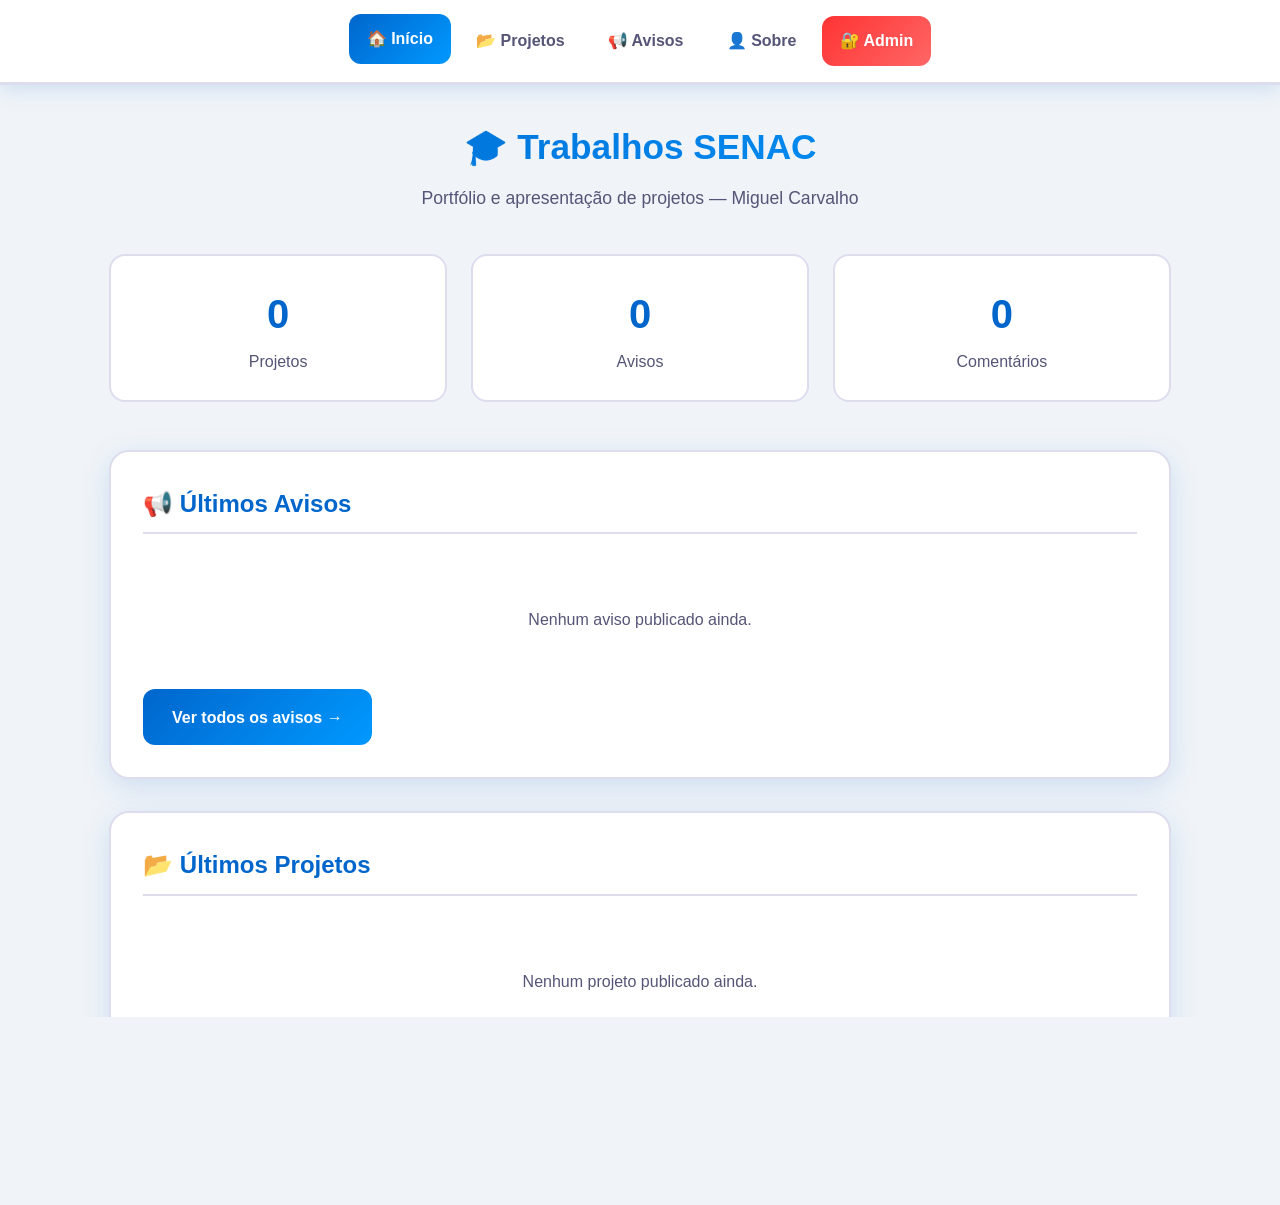
<file: index.html>
<!DOCTYPE html>
<html lang="pt-BR">
<head>
    <meta charset="UTF-8">
    <meta name="viewport" content="width=device-width, initial-scale=1.0">
    <title>Início | Trabalhos SENAC — Miguel Carvalho</title>
    <link rel="stylesheet" href="estilo.css">
</head>
<body>

    <header>
        <nav class="menu">
            <a href="index.html" class="link-ativo">🏠 Início</a>
            <a href="projetos.html">📂 Projetos</a>
            <a href="avisos.html">📢 Avisos</a>
            <a href="sobre.html">👤 Sobre</a>
            <a href="#" onclick="abrirLogin(); return false;" class="botao-adm">🔐 Admin</a>
        </nav>
    </header>

    <main>
        <section class="boas-vindas">
            <h1>🎓 Trabalhos SENAC</h1>
            <p class="subtitulo">Portfólio e apresentação de projetos — Miguel Carvalho</p>
            <div class="destaques">
                <div class="card-destaque">
                    <span class="numero" id="qtd-projetos">0</span>
                    <span class="rotulo">Projetos</span>
                </div>
                <div class="card-destaque">
                    <span class="numero" id="qtd-avisos">0</span>
                    <span class="rotulo">Avisos</span>
                </div>
                <div class="card-destaque">
                    <span class="numero" id="qtd-comentarios">0</span>
                    <span class="rotulo">Comentários</span>
                </div>
            </div>
        </section>

        <section class="card">
            <h2>📢 Últimos Avisos</h2>
            <div id="lista-avisos"></div>
            <a href="avisos.html" class="botao">Ver todos os avisos →</a>
        </section>

        <section class="card">
            <h2>📂 Últimos Projetos</h2>
            <div id="lista-projetos"></div>
            <a href="projetos.html" class="botao">Ver todos os projetos →</a>
        </section>
    </main>

    <div id="loginTela" class="tela-login">
        <div class="caixa-login">
            <button class="fechar" onclick="fecharLogin()">&times;</button>
            <h3>🔐 Acesso Administrativo</h3>
            <input type="email" id="email" placeholder="📧 Seu e-mail">
            <input type="password" id="senha" placeholder="🔑 Senha">
            <button onclick="entrar()" class="botao-entrar">Entrar</button>
        </div>
    </div>

    <script>
        const EMAIL_DONO = "miguelzx999carvalho@gmail.com";
        const SENHA_DONO = "1029384756SENAC";

        function abrirLogin() { document.getElementById('loginTela').style.display = 'flex'; }
        function fecharLogin() { document.getElementById('loginTela').style.display = 'none'; }
        function entrar() {
            const e = document.getElementById('email').value;
            const s = document.getElementById('senha').value;
            if (e === EMAIL_DONO && s === SENHA_DONO) {
                localStorage.setItem('logado', 'SIM');
                alert('✅ Bem-vindo, Miguel! Painel aberto.');
                fecharLogin();
                window.location.href = 'painel.html';
            } else { alert('❌ E-mail ou senha incorretos!'); }
        }

        function carregarPagina() {
            const projetos = JSON.parse(localStorage.getItem('projetos') || '[]');
            const avisos = JSON.parse(localStorage.getItem('avisos') || '[]');
            const comentarios = JSON.parse(localStorage.getItem('comentarios') || '[]');

            document.getElementById('qtd-projetos').textContent = projetos.length;
            document.getElementById('qtd-avisos').textContent = avisos.length;
            document.getElementById('qtd-comentarios').textContent = comentarios.length;

            const listaAvisos = document.getElementById('lista-avisos');
            listaAvisos.innerHTML = avisos.length === 0
                ? '<p class="vazio">Nenhum aviso publicado ainda.</p>'
                : avisos.slice(-2).reverse().map(a => `
                    <div class="item-card">
                        <h4>📢 ${a.titulo}</h4>
                        <p>${a.texto.length > 100 ? a.texto.substring(0,100)+'...' : a.texto}</p>
                        <small>📅 ${a.data} · <a href="avisos.html#aviso-${a.id}">Ver e comentar 💬</a></small>
                    </div>`).join('');

            const listaProj = document.getElementById('lista-projetos');
            listaProj.innerHTML = projetos.length === 0
                ? '<p class="vazio">Nenhum projeto publicado ainda.</p>'
                : projetos.slice(-3).reverse().map(p => `
                    <div class="item-card">
                        <span class="etiqueta">${p.secao}</span>
                        <h4>${p.titulo}</h4>
                        <p>${p.descricao || 'Sem descrição'}</p>
                        <a href="${p.link}" target="_blank" class="link-externo">🔗 Abrir →</a>
                        <small>💬 ${(comentarios.filter(c=>c.alvoId===p.id && c.tipo==='projeto')).length} comentários</small>
                    </div>`).join('');
        }
        carregarPagina();
    </script>

</body>
</html>
</file>
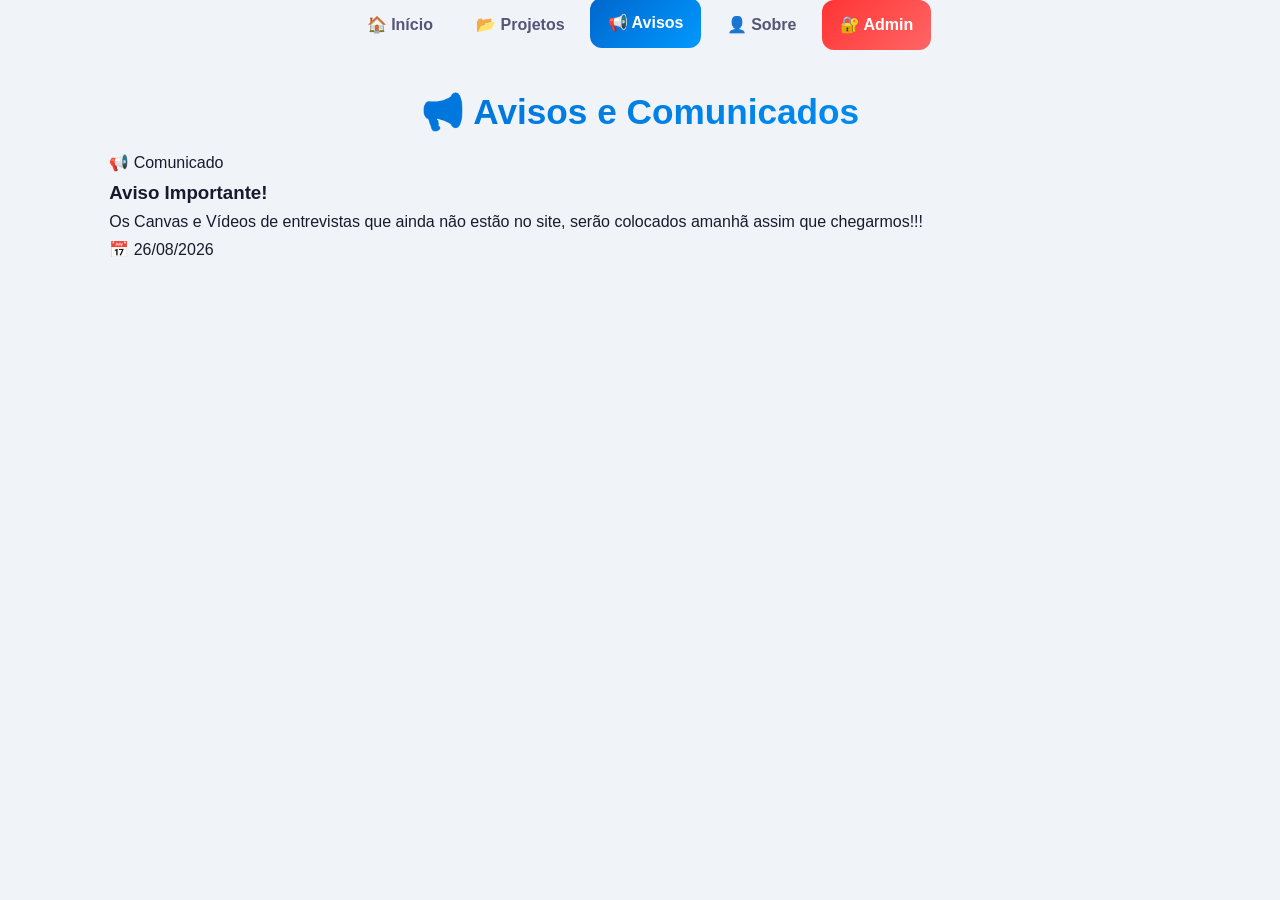
<file: avisos.html>
<!DOCTYPE html>
<html lang="pt-BR">
<head>
    <meta charset="UTF-8">
    <meta name="viewport" content="width=device-width, initial-scale=1.0">
    <title>Avisos — Trabalhos SENAC | Dev Zareth</title>
    <link rel="stylesheet" href="estilo.css">
    <link rel="icon" href="data:image/svg+xml,<svg xmlns='http://www.w3.org/2000/svg' viewBox='0 0 100 100'><text y='.9em' font-size='90'>📢</text></svg>">
</head>
<body>

    <nav class="menu">
        <a href="index.html">🏠 Início</a>
        <a href="projetos.html">📂 Projetos</a>
        <a href="avisos.html" class="link-ativo">📢 Avisos</a>
        <a href="sobre.html">👤 Sobre</a>
        <a href="#" onclick="abrirLogin(); return false;" class="botao-adm">🔐 Admin</a>
    </nav>

    <main class="conteudo">
        <h1>📢 Avisos e Comunicados</h1>

        <!-- ✅ AVISOS FIXOS — NUNCA MAIS SOMEM! -->
        <div class="avisos-lista">

            <!-- 📢 SEU AVISO PRONTO -->
            <div class="aviso-card destaque">
                <span class="aviso-tipo">📢 Comunicado</span>
                <h3>Aviso Importante!</h3>
                <p>Os Canvas e Vídeos de entrevistas que ainda não estão no site, serão colocados amanhã assim que chegarmos!!!</p>
                <div class="data-aviso">📅 26/08/2026</div>
            </div>

            <!-- 👇 ADICIONE MAIS AVISOS AQUI SEGUINDO O MESMO MODELO:
            <div class="aviso-card">
                <span class="aviso-tipo">ℹ️ Informação</span>
                <h3>Título do aviso</h3>
                <p>Texto do aviso aqui...</p>
                <div class="data-aviso">📅 DD/MM/AAAA</div>
            </div>
            -->

        </div>
    </main>

    <!-- TELA DE LOGIN (igual ao dos projetos) -->
    <div id="loginTela" class="tela-login">
        <div class="caixa-login">
            <button class="fechar" onclick="fecharLogin()">&times;</button>
            <h3>🔐 Acesso Administrativo</h3>
            <input type="email" id="email" placeholder="📧 Seu e-mail">
            <input type="password" id="senha" placeholder="🔑 Senha">
            <button onclick="entrar()" class="botao-entrar">Entrar</button>
        </div>
    </div>

    <script>
        // DADOS DE ACESSO — IGUAL AO SEU
        const EMAIL_DONO = "miguelzx999carvalho@gmail.com";
        const SENHA_DONO = "1029384756SENAC";

        function abrirLogin() { document.getElementById('loginTela').style.display = 'flex'; }
        function fecharLogin() { document.getElementById('loginTela').style.display = 'none'; }
        
        function entrar() {
            const e = document.getElementById('email').value;
            const s = document.getElementById('senha').value;
            if (e === EMAIL_DONO && s === SENHA_DONO) {
                localStorage.setItem('logado', 'SIM');
                alert('✅ Bem-vindo, Miguel!');
                fecharLogin();
                window.location.href = 'painel.html';
            } else {
                alert('❌ Dados incorretos!');
            }
        }
    </script>

</body>
</html>
</file>
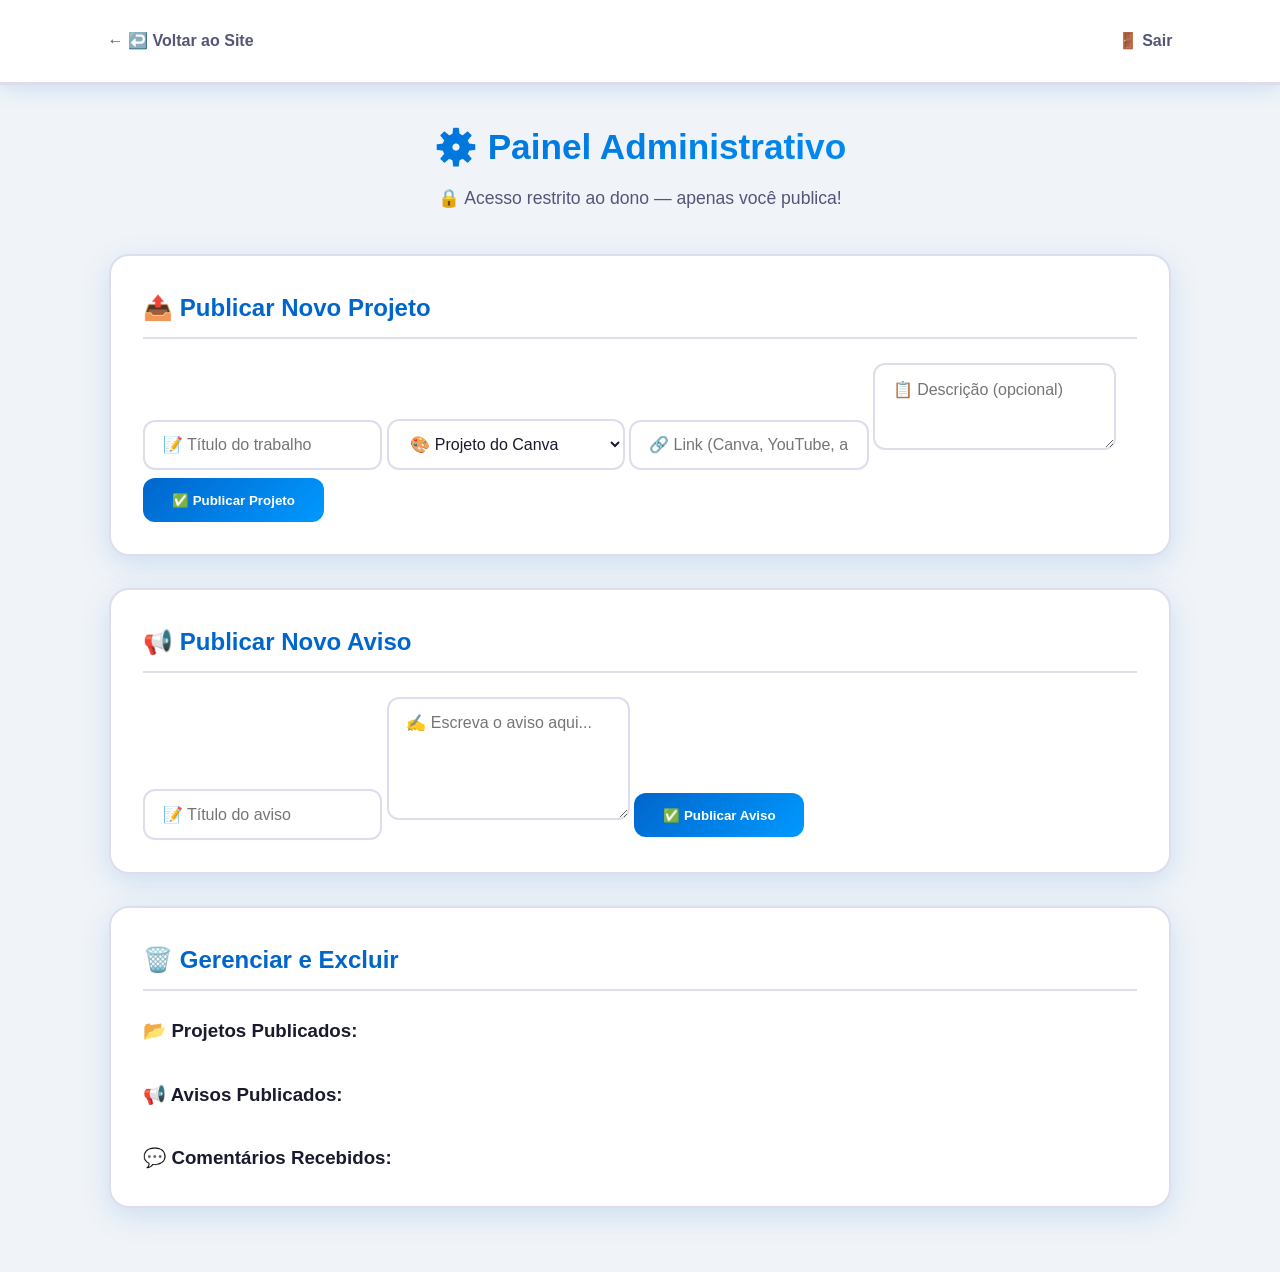
<file: painel.html>
<!DOCTYPE html>
<html lang="pt-BR">
<head>
    <meta charset="UTF-8">
    <meta name="viewport" content="width=device-width, initial-scale=1.0">
    <title>Painel Administrativo — Miguel Carvalho</title>
    <link rel="stylesheet" href="estilo.css">
</head>
<body>

    <header>
        <nav class="menu">
            <a href="index.html">← ↩️ Voltar ao Site</a>
            <a href="#" onclick="sair()" style="margin-left:auto;">🚪 Sair</a>
        </nav>
    </header>

    <main>
        <h1>⚙️ Painel Administrativo</h1>
        <p class="subtitulo">🔒 Acesso restrito ao dono — apenas você publica!</p>

        <div class="card">
            <h2>📤 Publicar Novo Projeto</h2>
            <input type="text" id="proj-titulo" placeholder="📝 Título do trabalho">
            <select id="proj-secao">
                <option value="🎨 Canva">🎨 Projeto do Canva</option>
                <option value="🎬 Vídeos">🎬 Vídeo / Apresentação</option>
                <option value="📄 Trabalhos Escritos">📄 Trabalho Escrito</option>
                <option value="💻 Projetos de Programação">💻 Programação</option>
                <option value="📊 Apresentações">📊 Apresentação</option>
                <option value="📸 Fotos e Imagens">📸 Foto / Imagem</option>
            </select>
            <input type="text" id="proj-link" placeholder="🔗 Link (Canva, YouTube, arquivo...)">
            <textarea id="proj-desc" rows="3" placeholder="📋 Descrição (opcional)"></textarea>
            <button onclick="publicarProjeto()" class="botao">✅ Publicar Projeto</button>
        </div>

        <div class="card">
            <h2>📢 Publicar Novo Aviso</h2>
            <input type="text" id="aviso-titulo" placeholder="📝 Título do aviso">
            <textarea id="aviso-texto" rows="5" placeholder="✍️ Escreva o aviso aqui..."></textarea>
            <button onclick="publicarAviso()" class="botao">✅ Publicar Aviso</button>
        </div>

        <div class="card">
            <h2>🗑️ Gerenciar e Excluir</h2>
            <h3>📂 Projetos Publicados:</h3>
            <div id="lista-proj"></div>
            <h3 style="margin-top:2rem;">📢 Avisos Publicados:</h3>
            <div id="lista-avisos"></div>
            <h3 style="margin-top:2rem;">💬 Comentários Recebidos:</h3>
            <div id="lista-comentarios"></div>
        </div>
    </main>

    <script>
        const EMAIL_DONO = "miguelzx999carvalho@gmail.com";
        const SENHA_DONO = "1029384756SENAC";

        function verificarAcesso() {
            if (localStorage.getItem('logado') !== 'SIM') {
                alert('❌ Acesso negado! Faça login primeiro.');
                window.location.href = 'index.html';
            }
        }
        verificarAcesso();

        function sair() {
            localStorage.removeItem('logado');
            window.location.href = 'index.html';
        }

        function publicarProjeto() {
            const titulo = document.getElementById('proj-titulo').value.trim();
            const secao = document.getElementById('proj-secao').value;
            const link = document.getElementById('proj-link').value.trim();
            const descricao = document.getElementById('proj-desc').value.trim();

            if (!titulo || !link) { alert('❌ Preencha o título e o link!'); return; }

            const projetos = JSON.parse(localStorage.getItem('projetos') || '[]');
            projetos.push({
                id: Date.now(),
                titulo, secao, link, descricao,
                data: new Date().toLocaleDateString('pt-BR'),
                dataComp: Date.now()
            });
            localStorage.setItem('projetos', JSON.stringify(projetos));

            alert('✅ Projeto publicado com sucesso!');
            document.getElementById('proj-titulo').value = '';
            document.getElementById('proj-link').value = '';
            document.getElementById('proj-desc').value = '';
            atualizarListas();
        }

        function publicarAviso() {
            const titulo = document.getElementById('aviso-titulo').value.trim();
            const texto = document.getElementById('aviso-texto').value.trim();

            if (!titulo || !texto) { alert('❌ Preencha o título e o texto!'); return; }

            const avisos = JSON.parse(localStorage.getItem('avisos') || '[]');
            avisos.push({
                id: Date.now(),
                titulo, texto,
                data: new Date().toLocaleDateString('pt-BR')
            });
            localStorage.setItem('avisos', JSON.stringify(avisos));

            alert('✅ Aviso publicado com sucesso!');
            document.getElementById('aviso-titulo').value = '';
            document.getElementById('aviso-texto').value = '';
            atualizarListas();
        }

        function excluirProjeto(id) {
            if (confirm('Tem certeza? Isso apaga também os comentários!')) {
                let projetos = JSON.parse(localStorage.getItem('projetos') || '[]');
                projetos = projetos.filter(p => p.id !== id);
                localStorage.setItem('projetos', JSON.stringify(projetos));

                let comentarios = JSON.parse(localStorage.getItem('comentarios') || '[]');
                comentarios = comentarios.filter(c => !(c.alvoId == id && c.tipo === 'projeto'));
                localStorage.setItem('comentarios', JSON.stringify(comentarios));

                atualizarListas();
            }
        }

        function excluirAviso(id) {
            if (confirm('Tem certeza? Isso apaga também os comentários!')) {
                let avisos = JSON.parse(localStorage.getItem('avisos') || '[]');
                avisos = avisos.filter(a => a.id !== id);
                localStorage.setItem('avisos', JSON.stringify(avisos));

                let comentarios = JSON.parse(localStorage.getItem('comentarios') || '[]');
                comentarios = comentarios.filter(c => !(c.alvoId == id && c.tipo === 'aviso'));
                localStorage.setItem('comentarios', JSON.stringify(comentarios));

                atualizarListas();
            }
        }

        function excluirComentario(id) {
            if (confirm('Excluir este comentário?')) {
                let comentarios = JSON.parse(localStorage.getItem('comentarios') || '[]');
                comentarios = comentarios.filter(c => c.id !== id);
                localStorage.setItem('comentarios', JSON.stringify(comentarios));
                atualizarListas();
            }
        }

        function atualizarListas() {
            const projetos = JSON.parse(localStorage.getItem('projetos') || '[]');
            const avisos = JSON.parse(localStorage.getItem('avisos') || '[]');
            const comentarios = JSON.parse(localStorage.getItem('comentarios') || '[]');

            document.getElementById('lista-proj').innerHTML = projetos.length === 0
                ? '<p class="vazio">Nenhum projeto.</p>'
                : projetos.map(p => `
                    <div class="item-lista">
                        ${p.secao} — ${p.titulo} (${p.data})
                        <button onclick="excluirProjeto(${p.id})" class="btn-excluir">🗑️</button>
                    </div>`).join('');

            document.getElementById('lista-avisos').innerHTML = avisos.length === 0
                ? '<p class="vazio">Nenhum aviso.</p>'
                : avisos.map(a => `
                    <div class="item-lista">
                        📢 ${a.titulo} (${a.data})
                        <button onclick="excluirAviso(${a.id})" class="btn-excluir">🗑️</button>
                    </div>`).join('');

            document.getElementById('lista-comentarios').innerHTML = comentarios.length === 0
                ? '<p class="vazio">Nenhum comentário recebido.</p>'
                : comentarios.map(c => `
                    <div class="item-lista">
                        💬 ${c.nome}: ${c.texto.substring(0,40)}... — ${c.data}
                        <button onclick="excluirComentario(${c.id})" class="btn-excluir">🗑️</button>
                    </div>`).join('');
        }
        atualizarListas();
<!-- 🎥 ÁREA DE UPLOAD DE VÍDEOS E ARQUIVOS -->
<div class="card">
    <h2>📤 Enviar Vídeos e Arquivos</h2>
    <p style="color: var(--texto-claro); margin-bottom: 1rem;">Escolha o arquivo → clique em enviar → copie o link gerado e use nos projetos!</p>
    
    <input type="file" id="arquivoUpload" accept="video/*,.pdf,.zip,.rar,.jpg,.png,.gif" style="margin-bottom: 1rem;">
    <button onclick="enviarArquivo()" class="botao">📤 Enviar Arquivo</button>
    
    <div id="resultadoUpload" style="margin-top: 1.5rem; padding: 1rem; background: rgba(0,102,204,0.05); border-radius: 12px; display: none;">
        <p>✅ Arquivo pronto! Copie o link abaixo:</p>
        <input type="text" id="linkGerado" readonly style="width: 100%; margin: 0.5rem 0;" onclick="this.select()">
        <button onclick="copiarLink()" class="botao" style="padding: 0.5rem 1rem; font-size: 0.9rem;">📋 Copiar Link</button>
    </div>
    
    <h3 style="margin-top: 2rem;">📂 Arquivos Enviados:</h3>
    <div id="lista-arquivos"></div>
</div>

<script>
// 🎥 SISTEMA DE UPLOAD DE VÍDEOS E ARQUIVOS
function enviarArquivo() {
    const input = document.getElementById('arquivoUpload');
    const arquivo = input.files[0];
    if (!arquivo) { alert('❌ Escolha um arquivo primeiro!'); return; }

    const leitor = new FileReader();
    leitor.onload = function(e) {
        const dadosArquivo = {
            nome: arquivo.name,
            tipo: arquivo.type,
            tamanho: arquivo.size,
            data: new Date().toLocaleDateString('pt-BR'),
            url: e.target.result
        };

        // Salva na lista de arquivos
        const arquivosSalvos = JSON.parse(localStorage.getItem('arquivos') || '[]');
        arquivosSalvos.unshift(dadosArquivo);
        localStorage.setItem('arquivos', JSON.stringify(arquivosSalvos));

        // Mostra o link
        document.getElementById('linkGerado').value = dadosArquivo.url;
        document.getElementById('resultadoUpload').style.display = 'block';
        atualizarListaArquivos();
        alert('✅ Arquivo enviado com sucesso! Copie o link acima!');
    };
    leitor.readAsDataURL(arquivo);
}

function copiarLink() {
    const link = document.getElementById('linkGerado');
    link.select();
    document.execCommand('copy');
    alert('✅ Link copiado! Agora é só colar no projeto!');
}

function atualizarListaArquivos() {
    const arquivos = JSON.parse(localStorage.getItem('arquivos') || '[]');
    const lista = document.getElementById('lista-arquivos');
    
    if (arquivos.length === 0) {
        lista.innerHTML = '<p class="vazio">Nenhum arquivo enviado ainda.</p>';
        return;
    }

    lista.innerHTML = arquivos.map((arq, indice) => {
        const icone = arq.tipo.startsWith('video/') ? '🎬' : 
                      arq.tipo.startsWith('image/') ? '🖼️' : '📄';
        return `
        <div class="item-lista">
            ${icone} ${arq.nome} (${(arq.tamanho/1024/1024).toFixed(2)} MB)
            <button onclick="usarArquivo(${indice})" class="btn-comentar" style="padding: 0.3rem 0.7rem; font-size: 0.85rem;">Usar Link</button>
        </div>`;
    }).join('');
}

function usarArquivo(indice) {
    const arquivos = JSON.parse(localStorage.getItem('arquivos') || '[]');
    const link = arquivos[indice].url;
    navigator.clipboard.writeText(link);
    alert('✅ Link copiado! Agora cole no campo "Link" do seu projeto!');
}

// Carrega a lista ao abrir a página
atualizarListaArquivos();
</script>

    </script>

</body>
</html>
</file>
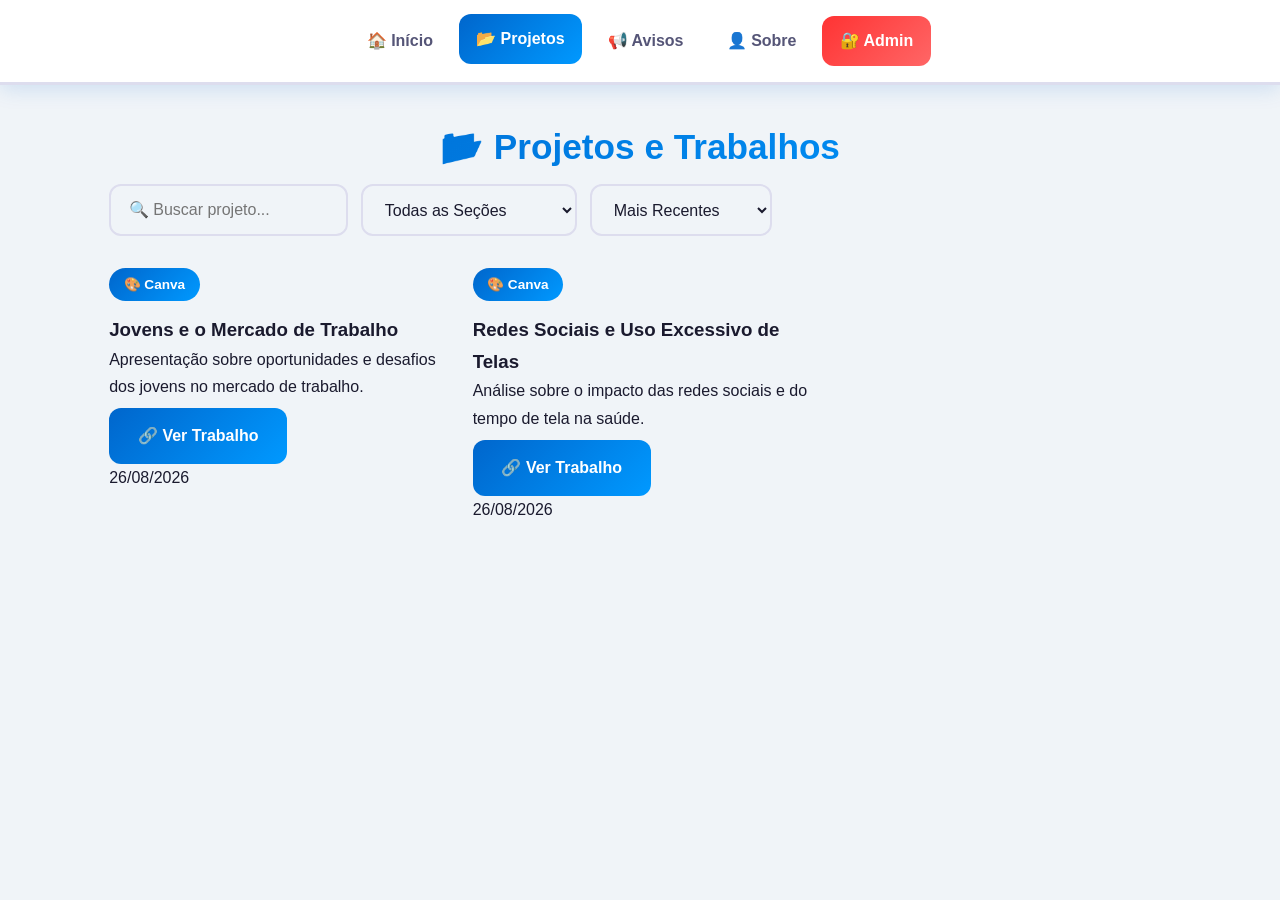
<file: projetos.html>
<!DOCTYPE html>
<html lang="pt-BR">
<head>
    <meta charset="UTF-8">
    <meta name="viewport" content="width=device-width, initial-scale=1.0">
    <title>Projetos | SENAC</title>
    <link rel="stylesheet" href="estilo.css">
</head>
<body>

    <header>
        <nav class="menu">
            <a href="index.html">🏠 Início</a>
            <a href="projetos.html" class="link-ativo">📂 Projetos</a>
            <a href="avisos.html">📢 Avisos</a>
            <a href="sobre.html">👤 Sobre</a>
            <a href="#" onclick="abrirLogin(); return false;" class="botao-adm">🔐 Admin</a>
        </nav>
    </header>

    <main>
        <h1>📂 Projetos e Trabalhos</h1>

        <div class="painel-filtros">
            <input type="text" id="busca" placeholder="🔍 Buscar projeto..." oninput="aplicarFiltros()">
            <select id="filtro-secao" onchange="aplicarFiltros()">
                <option value="">Todas as Seções</option>
                <option value="🎨 Canva">🎨 Canva</option>
                <option value="🎬 Vídeos">🎬 Vídeos</option>
                <option value="📄 Trabalhos Escritos">📄 Trabalhos Escritos</option>
                <option value="💻 Projetos de Programação">💻 Programação</option>
                <option value="📊 Apresentações">📊 Apresentações</option>
                <option value="📸 Fotos e Imagens">📸 Fotos e Imagens</option>
            </select>
            <select id="filtro-ordem" onchange="aplicarFiltros()">
                <option value="recentes">Mais Recentes</option>
                <option value="antigos">Mais Antigos</option>
                <option value="curtidas">Mais Curtidas ❤️</option>
            </select>
        </div>

        <div id="lista-projetos" class="grade-projetos"></div>
   <div id="lista-projetos" class="grade-projetos">

  <!-- ==============================================
       ✅ PROJETOS FIXOS — NUNCA MAIS SOMEM!
       ============================================== -->

  <div class="projeto-card">
    <span class="etiqueta-secao">🎨 Canva</span>
    <h3>Jovens e o Mercado de Trabalho</h3>
    <p>Apresentação sobre oportunidades e desafios dos jovens no mercado de trabalho.</p>
    <a href="COLOQUE_O_LINK_AQUI" target="_blank" class="botao-link">🔗 Ver Trabalho</a>
    <div class="data-projeto">26/08/2026</div>
  </div>

  <div class="projeto-card">
    <span class="etiqueta-secao">🎨 Canva</span>
    <h3>Redes Sociais e Uso Excessivo de Telas</h3>
    <p>Análise sobre o impacto das redes sociais e do tempo de tela na saúde.</p>
    <a href="COLOQUE_O_LINK_AQUI" target="_blank" class="botao-link">🔗 Ver Trabalho</a>
    <div class="data-projeto">26/08/2026</div>
  </div>

  <!-- 👆 ADICIONE MAIS PROJETOS AQUI SEGUINDO O MESMO MODELO! -->

</div>
    
    </main>

    <div id="loginTela" class="tela-login">
        <div class="caixa-login">
            <button class="fechar" onclick="fecharLogin()">&times;</button>
            <h3>🔐 Acesso Administrativo</h3>
            <input type="email" id="email" placeholder="📧 Seu e-mail">
            <input type="password" id="senha" placeholder="🔑 Senha">
            <button onclick="entrar()" class="botao-entrar">Entrar</button>
        </div>
    </div>

    <script>
        const EMAIL_DONO = "miguelzx999carvalho@gmail.com";
        const SENHA_DONO = "1029384756SENAC";

        function abrirLogin() { document.getElementById('loginTela').style.display = 'flex'; }
        function fecharLogin() { document.getElementById('loginTela').style.display = 'none'; }
        function entrar() {
            const e = document.getElementById('email').value;
            const s = document.getElementById('senha').value;
            if (e === EMAIL_DONO && s === SENHA_DONO) {
                localStorage.setItem('logado', 'SIM');
                alert('✅ Bem-vindo!');
                fecharLogin();
                window.location.href = 'painel.html';
            } else { alert('❌ Dados incorretos!'); }
        }

        function carregarProjetos() {
            let projetos = JSON.parse(localStorage.getItem('projetos') || '[]');
            const comentarios = JSON.parse(localStorage.getItem('comentarios') || '[]');
            const curtidas = JSON.parse(localStorage.getItem('curtidas') || '{}');

            const busca = document.getElementById('busca').value.toLowerCase();
            const secao = document.getElementById('filtro-secao').value;
            const ordem = document.getElementById('filtro-ordem').value;

            projetos = projetos.filter(p => {
                const temBusca = !busca || p.titulo.toLowerCase().includes(busca) || (p.descricao||'').toLowerCase().includes(busca);
                const temSecao = !secao || p.secao === secao;
                return temBusca && temSecao;
            });

            if (ordem === 'recentes') projetos.sort((a,b)=>b.dataComp- a.dataComp);
            if (ordem === 'antigos') projetos.sort((a,b)=>a.dataComp - b.dataComp);
            if (ordem === 'curtidas') projetos.sort((a,b)=>(curtidas[b.id]||0)-(curtidas[a.id]||0));

            const lista = document.getElementById('lista-projetos');
            if (projetos.length === 0) {
                lista.innerHTML = '<p class="vazio">Nenhum projeto encontrado.</p>;
                return;
            }

            lista.innerHTML = projetos.map(p => {
                const qtdComent = comentarios.filter(c=>c.alvoId===p.id && c.tipo==='projeto').length;
                const qtdCurtida = curtidas[p.id] || 0;
                return `
                <div class="card-projeto" id="proj-${p.id}">
                    <span class="etiqueta-secao">${p.secao}</span>
                    <h3>${p.titulo}</h3>
                    <p class="desc">${p.descricao || 'Sem descrição'}</p>
                    <a href="${p.link}" target="_blank" class="botao-link">🔗 Abrir Trabalho</a>
                    <div class="acoes">
                        <button class="btn-curtir" onclick="curtir('${p.id}')">❤️ <span id="c-${p.id}">${qtdCurtida}</span></button>
                        <span class="cont-coment">💬 ${qtdComent} comentários</span>
                    </div>
                    <div class="area-comentarios">
                        <div class="caixa-comentario">
                            <input type="text" id="nome-${p.id}" placeholder="Seu nome" class="input-nome">
                            <textarea id="coment-${p.id}" placeholder="Escreva um comentário..." class="txt-comentario"></textarea>
                            <button onclick="comentar('${p.id}')" class="btn-comentar">Enviar Comentário ✅</button>
                        </div>
                        <div class="lista-comentarios" id="coments-${p.id}">
                            ${comentarios.filter(c=>c.alvoId===p.id && c.tipo==='projeto').map(c=>`
                                <div class="comentario">
                                    <strong>${c.nome}</strong>
                                    <p>${c.texto}</p>
                                    <small>${c.data}</small>
                                </div>`).join('')}
                        </div>
                    </div>
                </div>`;
            }).join('');
        }

        function aplicarFiltros() { carregarProjetos(); }

        function curtir(id) {
            const curtidas = JSON.parse(localStorage.getItem('curtidas') || '{}');
            curtidas[id] = (curtidas[id] || 0) + 1;
            localStorage.setItem('curtidas', JSON.stringify(curtidas));
            carregarProjetos();
        }

        function comentar(id) {
            const nome = document.getElementById(`nome-${id}`).value.trim();
            const texto = document.getElementById(`coment-${id}`).value.trim();
            if (!nome || !texto) { alert('❌ Preencha seu nome e o comentário!'); return; }
            const comentarios = JSON.parse(localStorage.getItem('comentarios') || '[]');
            comentarios.push({
                id: Date.now(),
                alvoId: id,
                tipo: 'projeto',
                nome: nome,
                texto: texto,
                data: new Date().toLocaleDateString('pt-BR') + ' ' + new Date().toLocaleTimeString('pt-BR', {hour:'2-digit', minute:'2-digit'})
            });
            localStorage.setItem('comentarios', JSON.stringify(comentarios));
            carregarProjetos();
        }

        carregarProjetos();
    </script>

</body>
</html>
</file>
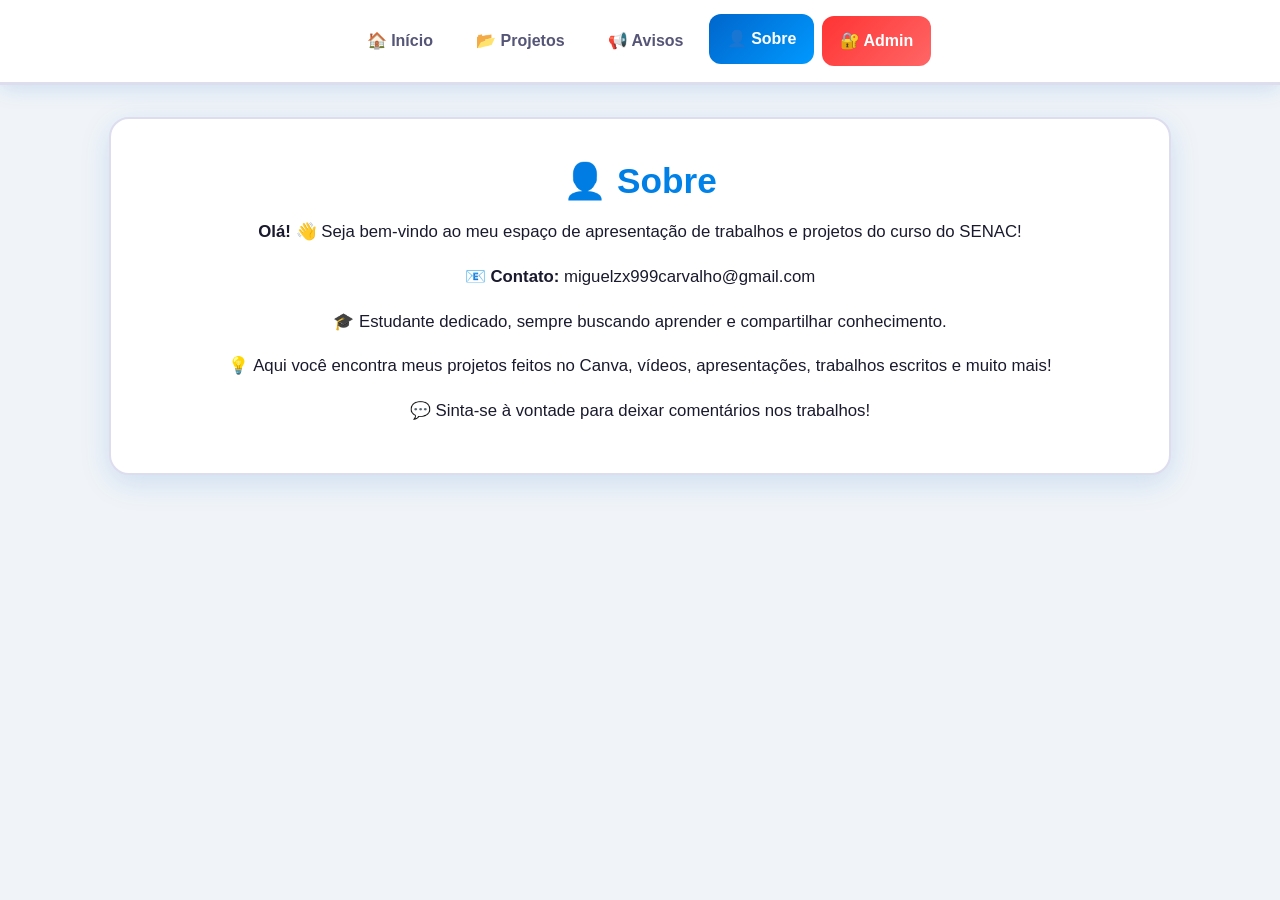
<file: sobre.html>
<!DOCTYPE html>
<html lang="pt-BR">
<head>
    <meta charset="UTF-8">
    <meta name="viewport" content="width=device-width, initial-scale=1.0">
    <title>Sobre | SENAC — Miguel Carvalho</title>
    <link rel="stylesheet" href="estilo.css">
</head>
<body>

    <header>
        <nav class="menu">
            <a href="index.html">🏠 Início</a>
            <a href="projetos.html">📂 Projetos</a>
            <a href="avisos.html">📢 Avisos</a>
            <a href="sobre.html" class="link-ativo">👤 Sobre</a>
            <a href="#" onclick="abrirLogin(); return false;" class="botao-adm">🔐 Admin</a>
        </nav>
    </header>

    <main>
        <div class="card sobre-card">
            <h1>👤 Sobre</h1>
            <div class="conteudo-sobre">
                <p><strong>Olá! 👋</strong> Seja bem-vindo ao meu espaço de apresentação de trabalhos e projetos do curso do SENAC!</p>
                <p>📧 <strong>Contato:</strong> miguelzx999carvalho@gmail.com</p>
                <p>🎓 Estudante dedicado, sempre buscando aprender e compartilhar conhecimento.</p>
                <p>💡 Aqui você encontra meus projetos feitos no Canva, vídeos, apresentações, trabalhos escritos e muito mais!</p>
                <p>💬 Sinta-se à vontade para deixar comentários nos trabalhos!</p>
            </div>
        </div>
    </main>

    <div id="loginTela" class="tela-login">
        <div class="caixa-login">
            <button class="fechar" onclick="fecharLogin()">&times;</button>
            <h3>🔐 Acesso Administrativo</h3>
            <input type="email" id="email" placeholder="📧 Seu e-mail">
            <input type="password" id="senha" placeholder="🔑 Senha">
            <button onclick="entrar()" class="botao-entrar">Entrar</button>
        </div>
    </div>

    <script>
        const EMAIL_DONO = "miguelzx999carvalho@gmail.com";
        const SENHA_DONO = "1029384756SENAC";

        function abrirLogin() { document.getElementById('loginTela').style.display = 'flex'; }
        function fecharLogin() { document.getElementById('loginTela').style.display = 'none'; }
        function entrar() {
            const e = document.getElementById('email').value;
            const s = document.getElementById('senha').value;
            if (e === EMAIL_DONO && s === SENHA_DONO) {
                localStorage.setItem('logado', 'SIM');
                alert('✅ Bem-vindo, Miguel!');
                fecharLogin();
                window.location.href = 'painel.html';
            } else { alert('❌ Dados incorretos!'); }
        }
    </script>

</body>
</html>
</file>
<file: estilo.css>
/* ==========================================
   SITE TRABALHOS SENAC — MIGUEL CARVALHO
   Design Moderno · Animações · Modo Claro/Escuro
========================================== */

:root {
    --primaria: #0066CC;
    --secundaria: #0099FF;
    --destaque: #FF3333;
    --fundo: #f0f4f8;
    --cartao: #ffffff;
    --texto: #1a1a2e;
    --texto-claro: #555577;
    --borda: #dde;
    --sombra: rgba(0, 102, 204, 0.15);
    --gradiente: linear-gradient(135deg, #0066CC, #0099FF);
    --gradiente-destaque: linear-gradient(135deg, #FF3333, #FF6666);
}

@media (prefers-color-scheme: dark) {
    :root {
        --primaria: #FF0000;
        --secundaria: #CC0000;
        --destaque: #FF5555;
        --fundo: #0f0f1a;
        --cartao: #1a1a2e;
        --texto: #ffffff;
        --texto-claro: #aab;
        --borda: #334;
        --sombra: rgba(255, 0, 0, 0.15);
        --gradiente: linear-gradient(135deg, #FF0000, #CC0000);
        --gradiente-destaque: linear-gradient(135deg, #FF3333, #FF0000);
    }
}

* {
    margin: 0;
    padding: 0;
    box-sizing: border-box;
    font-family: 'Segoe UI', Roboto, 'Helvetica Neue', sans-serif;
}

html { scroll-behavior: smooth; }

body {
    background: var(--fundo);
    color: var(--texto);
    line-height: 1.7;
    min-height: 100vh;
}

a { text-decoration: none; color: inherit; transition: all 0.3s ease; }
button { border: none; cursor: pointer; font-family: inherit; transition: all 0.3s ease; }
input, textarea, select {
    font-family: inherit;
    font-size: 1rem;
    transition: all 0.3s ease;
}

@keyframes entrada {
    from { opacity: 0; transform: translateY(25px); }
    to { opacity: 1; transform: translateY(0); }
}

@keyframes flutuar {
    0%,100% { transform: translateY(0); }
    50% { transform: translateY(-6px); }
}

@keyframes brilho {
    0% { box-shadow: 0 0 0 0 rgba(0,102,204,0.4); }
    70% { box-shadow: 0 0 0 12px rgba(0,102,204,0); }
    100% { box-shadow: 0 0 0 0 rgba(0,102,204,0); }
}

header {
    background: var(--cartao);
    border-bottom: 3px solid var(--borda);
    padding: 1rem 2rem;
    position: sticky;
    top: 0;
    z-index: 1000;
    backdrop-filter: blur(12px);
    box-shadow: 0 4px 20px var(--sombra);
}

.menu {
    max-width: 1100px;
    margin: 0 auto;
    display: flex;
    gap: 0.5rem;
    flex-wrap: wrap;
    align-items: center;
    justify-content: center;
}

.menu a {
    padding: 0.7rem 1.1rem;
    border-radius: 12px;
    font-weight: 600;
    color: var(--texto-claro);
}

.menu a:hover, .menu a.link-ativo {
    background: var(--gradiente);
    color: white;
    transform: translateY(-2px);
}

.botao-adm {
    background: var(--gradiente-destaque);
    color: white !important;
    animation: brilho 2.5s infinite;
}

main {
    max-width: 1100px;
    margin: 0 auto;
    padding: 2rem 1.2rem;
    animation: entrada 0.6s ease;
}

h1 {
    text-align: center;
    font-size: 2.2rem;
    background: var(--gradiente);
    -webkit-background-clip: text;
    -webkit-text-fill-color: transparent;
    background-clip: text;
    margin-bottom: 0.5rem;
}

.subtitulo {
    text-align: center;
    color: var(--texto-claro);
    margin-bottom: 2.5rem;
    font-size: 1.1rem;
}

.boas-vindas {
    text-align: center;
    margin-bottom: 3rem;
}

.destaques {
    display: grid;
    grid-template-columns: repeat(3, 1fr);
    gap: 1.5rem;
    margin-top: 2rem;
}

.card-destaque {
    background: var(--cartao);
    padding: 1.5rem;
    border-radius: 16px;
    border: 2px solid var(--borda);
    animation: entrada 0.8s ease backwards;
    text-align: center;
}

.card-destaque:nth-child(1) { animation-delay: 0.1s; }
.card-destaque:nth-child(2) { animation-delay: 0.2s; }
.card-destaque:nth-child(3) { animation-delay: 0.3s; }

.numero {
    display: block;
    font-size: 2.5rem;
    font-weight: 900;
    color: var(--primaria);
}

.rotulo {
    color: var(--texto-claro);
    font-weight: 500;
}

.card {
    background: var(--cartao);
    padding: 2rem;
    border-radius: 20px;
    margin-bottom: 2rem;
    border: 2px solid var(--borda);
    box-shadow: 0 8px 30px var(--sombra);
    animation: entrada 0.7s ease backwards;
}

.card h2 {
    color: var(--primaria);
    margin-bottom: 1.5rem;
    padding-bottom: 0.5rem;
    border-bottom: 2px solid var(--borda);
}

.painel-filtros {
    display: flex;
    gap: 0.8rem;
    margin-bottom: 2rem;
    flex-wrap: wrap;
}

input, select, textarea {
    padding: 0.9rem 1.1rem;
    border: 2px solid var(--borda);
    border-radius: 12px;
    background: transparent;
    color: var(--texto);
    font-size: 1rem;
}

input:focus, select:focus, textarea:focus {
    outline: none;
    border-color: var(--primaria);
    box-shadow: 0 0 0 4px rgba(0,102,204,0.1);
}

.botao, .botao-link, .botao-entrar {
    display: inline-block;
    padding: 0.9rem 1.8rem;
    background: var(--gradiente);
    color: white;
    border-radius: 12px;
    font-weight: 700;
    text-align: center;
    margin-top: 0.5rem;
}

.botao:hover, .botao-link:hover, .botao-entrar:hover {
    transform: translateY(-3px);
    box-shadow: 0 8px 25px var(--sombra);
    opacity: 0.95;
}

.grade-projetos {
    display: grid;
    grid-template-columns: repeat(auto-fill, minmax(320px, 1fr));
    gap: 1.8rem;
}

.card-projeto, .card-aviso, .item-card {
    background: rgba(0,102,204,0.04);
    padding: 1.6rem;
    border-radius: 16px;
    border-left: 5px solid var(--primaria);
    transition: all 0.35s ease;
}

.card-projeto:hover, .card-aviso:hover {
    transform: translateY(-5px);
    box-shadow: 0 10px 30px var(--sombra);
    border-left-width: 8px;
}

.etiqueta-secao {
    display: inline-block;
    background: var(--gradiente);
    color: white;
    padding: 0.3rem 0.9rem;
    border-radius: 20px;
    font-size: 0.85rem;
    font-weight: 600;
    margin-bottom: 0.8rem;
}

.desc { color: var(--texto-claro); margin: 0.5rem 0 1rem; }

.acoes {
    display: flex;
    gap: 1rem;
    align-items: center;
    margin: 1rem 0;
}

.btn-curtir {
    background: var(--gradiente-destaque);
    color: white;
    padding: 0.5rem 1rem;
    border-radius: 10px;
    font-weight: 600;
}

.cont-coment { color: var(--texto-claro); font-size: 0.95rem; }

.area-comentarios {
    margin-top: 1.5rem;
    padding-top: 1.5rem;
    border-top: 1px dashed var(--borda);
}

.area-comentarios h4 {
    color: var(--primaria);
    margin-bottom: 1rem;
}

.caixa-comentario {
    display: flex;
    flex-direction: column;
    gap: 0.6rem;
    margin-bottom: 1.2rem;
}

.input-nome, .txt-comentario {
    width: 100%;
    padding: 0.75rem;
    border: 2px solid var(--borda);
    border-radius: 10px;
    background: var(--cartao);
    color: var(--texto);
}

.btn-comentar {
    align-self: flex-start;
    background: var(--gradiente);
    color: white;
    padding: 0.6rem 1.2rem;
    border-radius: 10px;
    font-weight: 600;
}

.lista-comentarios {
    display: flex;
    flex-direction: column;
    gap: 0.8rem;
    margin-top: 1rem;
}

.comentario {
    background: var(--cartao);
    padding: 1rem;
    border-radius: 10px;
    border: 1px solid var(--borda);
}

.comentario strong { color: var(--primaria); }
.comentario p { margin: 0.3rem 0; }
.comentario small { color: var(--texto-claro); }

.texto-aviso { margin: 1rem 0; line-height: 1.8; }
.vazio { text-align: center; color: var(--texto-claro); padding: 3rem; }
.link-externo { color: var(--primaria); font-weight: 600; }
small { color: var(--texto-claro); }

.tela-login {
    position: fixed;
    top: 0; left: 0;
    width: 100%; height: 100%;
    background: rgba(0,0,0,0.75);
    display: none;
    justify-content: center;
    align-items: center;
    z-index: 9999;
    backdrop-filter: blur(8px);
}

.caixa-login {
    background: var(--cartao);
    padding: 2.5rem;
    border-radius: 24px;
    width: 90%;
    max-width: 420px;
    border: 3px solid var(--borda);
    box-shadow: 0 20px 60px rgba(0,0,0,0.5);
    position: relative;
    animation: entrada 0.4s ease;
}

.caixa-login h3 { color: var(--primaria); margin-bottom: 1.5rem; text-align: center; }
.fechar {
    position: absolute;
    top: 1rem; right: 1.5rem;
    font-size: 1.8rem;
    background: none;
    color: var(--texto-claro);
}
.fechar:hover { color: var(--destaque); transform: scale(1.2); }

.item-lista {
    display: flex;
    justify-content: space-between;
    align-items: center;
    padding: 0.8rem;
    border-bottom: 1px solid var(--borda);
}

.btn-excluir {
    background: var(--destaque);
    color: white;
    padding: 0.4rem 0.8rem;
    border-radius: 8px;
    font-size: 0.9rem;
}

.sobre-card { text-align: center; }
.conteudo-sobre p { margin-bottom: 1rem; font-size: 1.05rem; }

@media (max-width: 768px) {
    .destaques { grid-template-columns: repeat(3, 1fr); }
    .painel-filtros { flex-direction: column; }
    .menu { gap: 0.25rem; }
    .menu a { padding: 0.5rem 0.8rem; font-size: 0.95rem; }
    main { padding: 1rem 0.8rem; }
    .grade-projetos { grid-template-columns: 1fr; }
}

@media (max-width: 480px) {
    .destaques { grid-template-columns: 1fr; }
    h1 { font-size: 1.7rem; }
}
</file>
